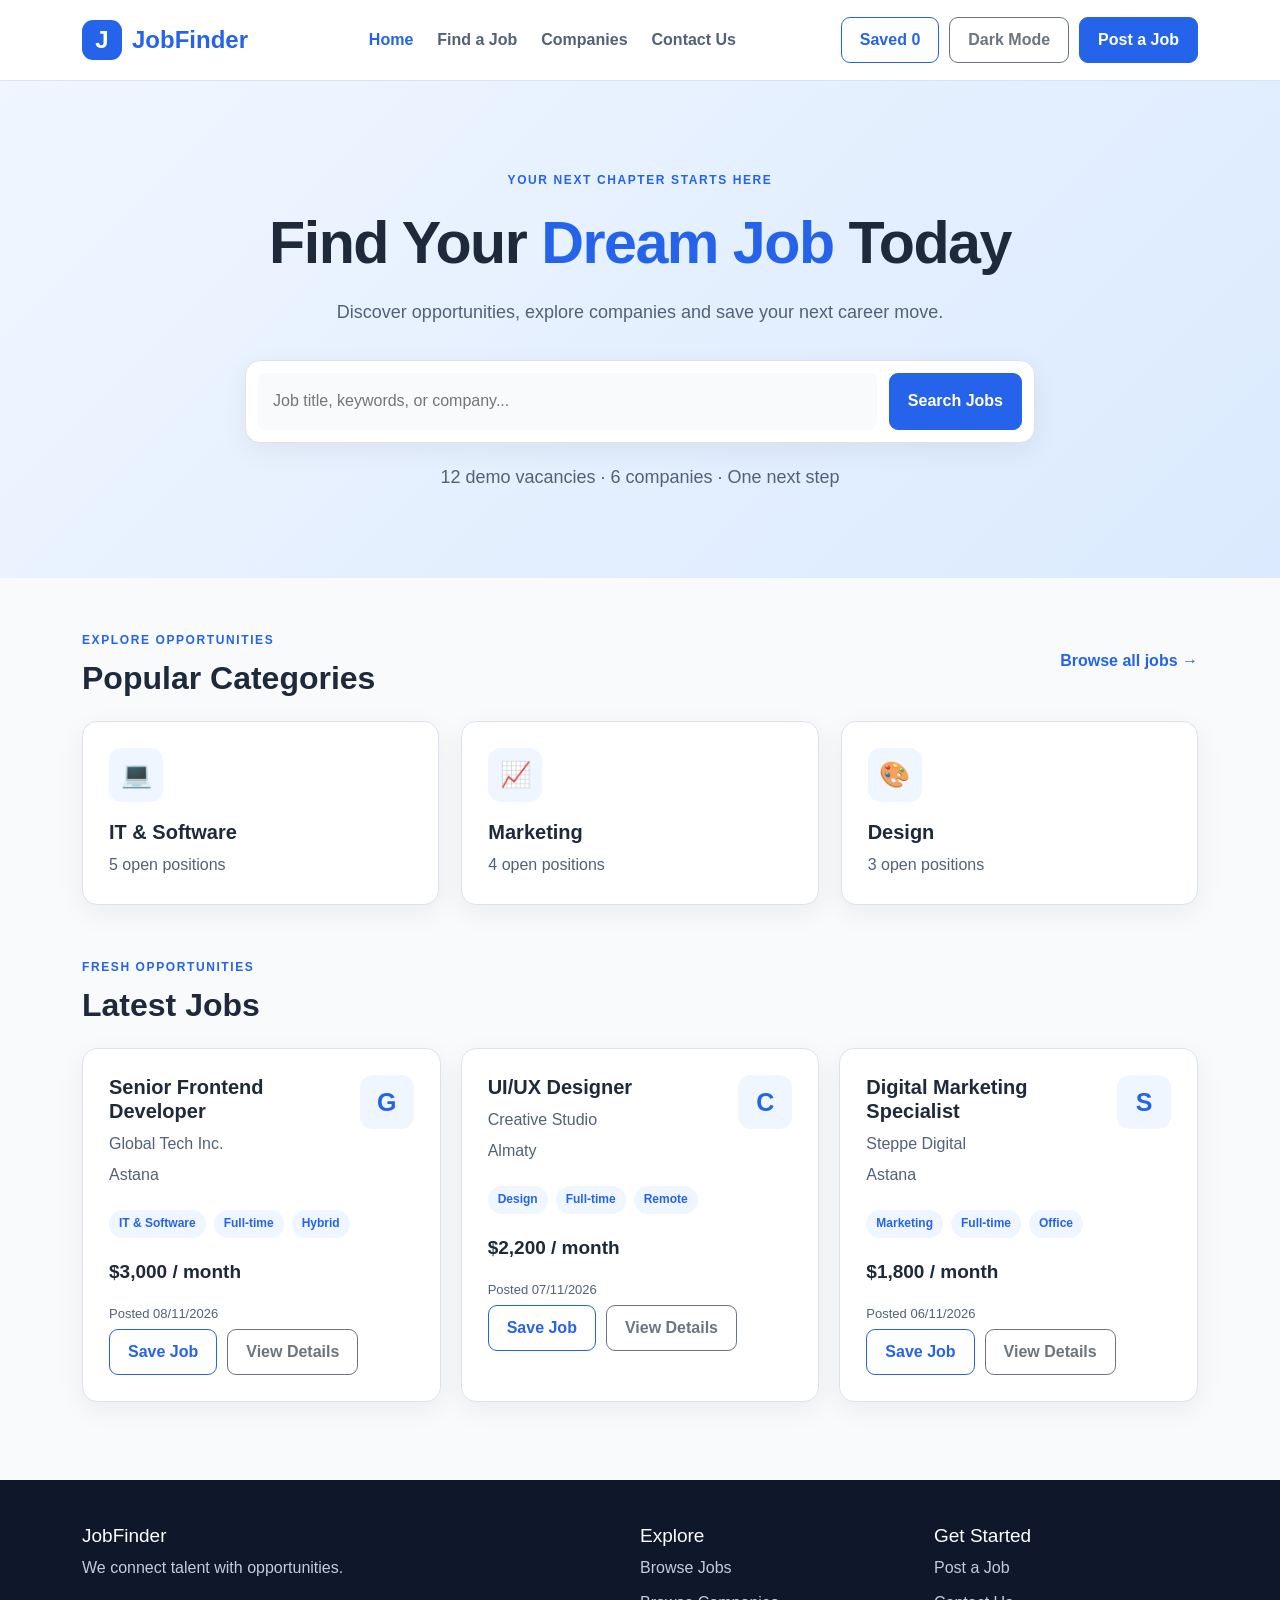
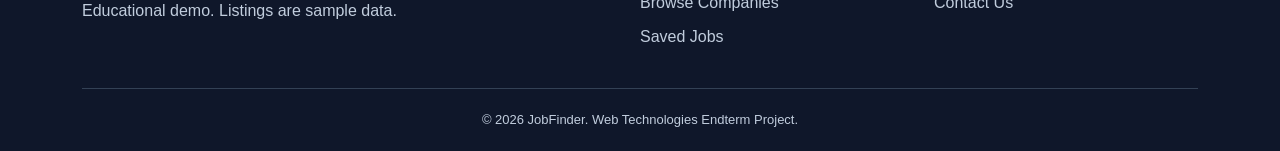
<file: index.html>
<!DOCTYPE html>
<html lang="en">
<head>
    <meta charset="UTF-8">
    <meta name="viewport" content="width=device-width, initial-scale=1.0">
    <title>JobFinder — Home</title>
    <link href="https://cdn.jsdelivr.net/npm/bootstrap@5.3.3/dist/css/bootstrap.min.css" rel="stylesheet">
    <link rel="stylesheet" href="styles.css">
    <script defer src="https://cdn.jsdelivr.net/npm/bootstrap@5.3.3/dist/js/bootstrap.bundle.min.js"></script>
    <script defer src="data.js"></script>
    <script defer src="app.js"></script>
</head>
<body data-page="home">
    <a href="#main" class="skip-link">Skip to content</a>
    <header id="site-header"></header>

    <main id="main">
        <section class="hero">
            <div class="container">
                <span class="eyebrow">YOUR NEXT CHAPTER STARTS HERE</span>
                <h1>Find Your <span>Dream Job</span> Today</h1>
                <p>Discover opportunities, explore companies and save your next career move.</p>

                <form id="home-search" class="search-box">
                    <label for="home-query" class="visually-hidden">Search jobs</label>
                    <input id="home-query" type="search"
                           placeholder="Job title, keywords, or company..." maxlength="100">
                    <button class="btn btn-primary" type="submit">Search Jobs</button>
                </form>

                <p id="home-stats" class="hero-stats"></p>
            </div>
        </section>

        <section class="container section-space" aria-labelledby="categories-title">
            <div class="section-heading">
                <div>
                    <span class="eyebrow">EXPLORE OPPORTUNITIES</span>
                    <h2 id="categories-title">Popular Categories</h2>
                </div>
                <a href="jobs.html" class="text-link">Browse all jobs →</a>
            </div>
            <div id="category-list" class="categories-grid"></div>
        </section>

        <section class="container section-space" aria-labelledby="featured-title">
            <div class="section-heading">
                <div>
                    <span class="eyebrow">FRESH OPPORTUNITIES</span>
                    <h2 id="featured-title">Latest Jobs</h2>
                </div>
            </div>
            <div id="featured-jobs" class="job-grid"></div>
        </section>
    </main>

    <footer id="site-footer"></footer>
    <div id="notice" class="notice" role="status" aria-live="polite" hidden></div>
</body>
</html>
</file>
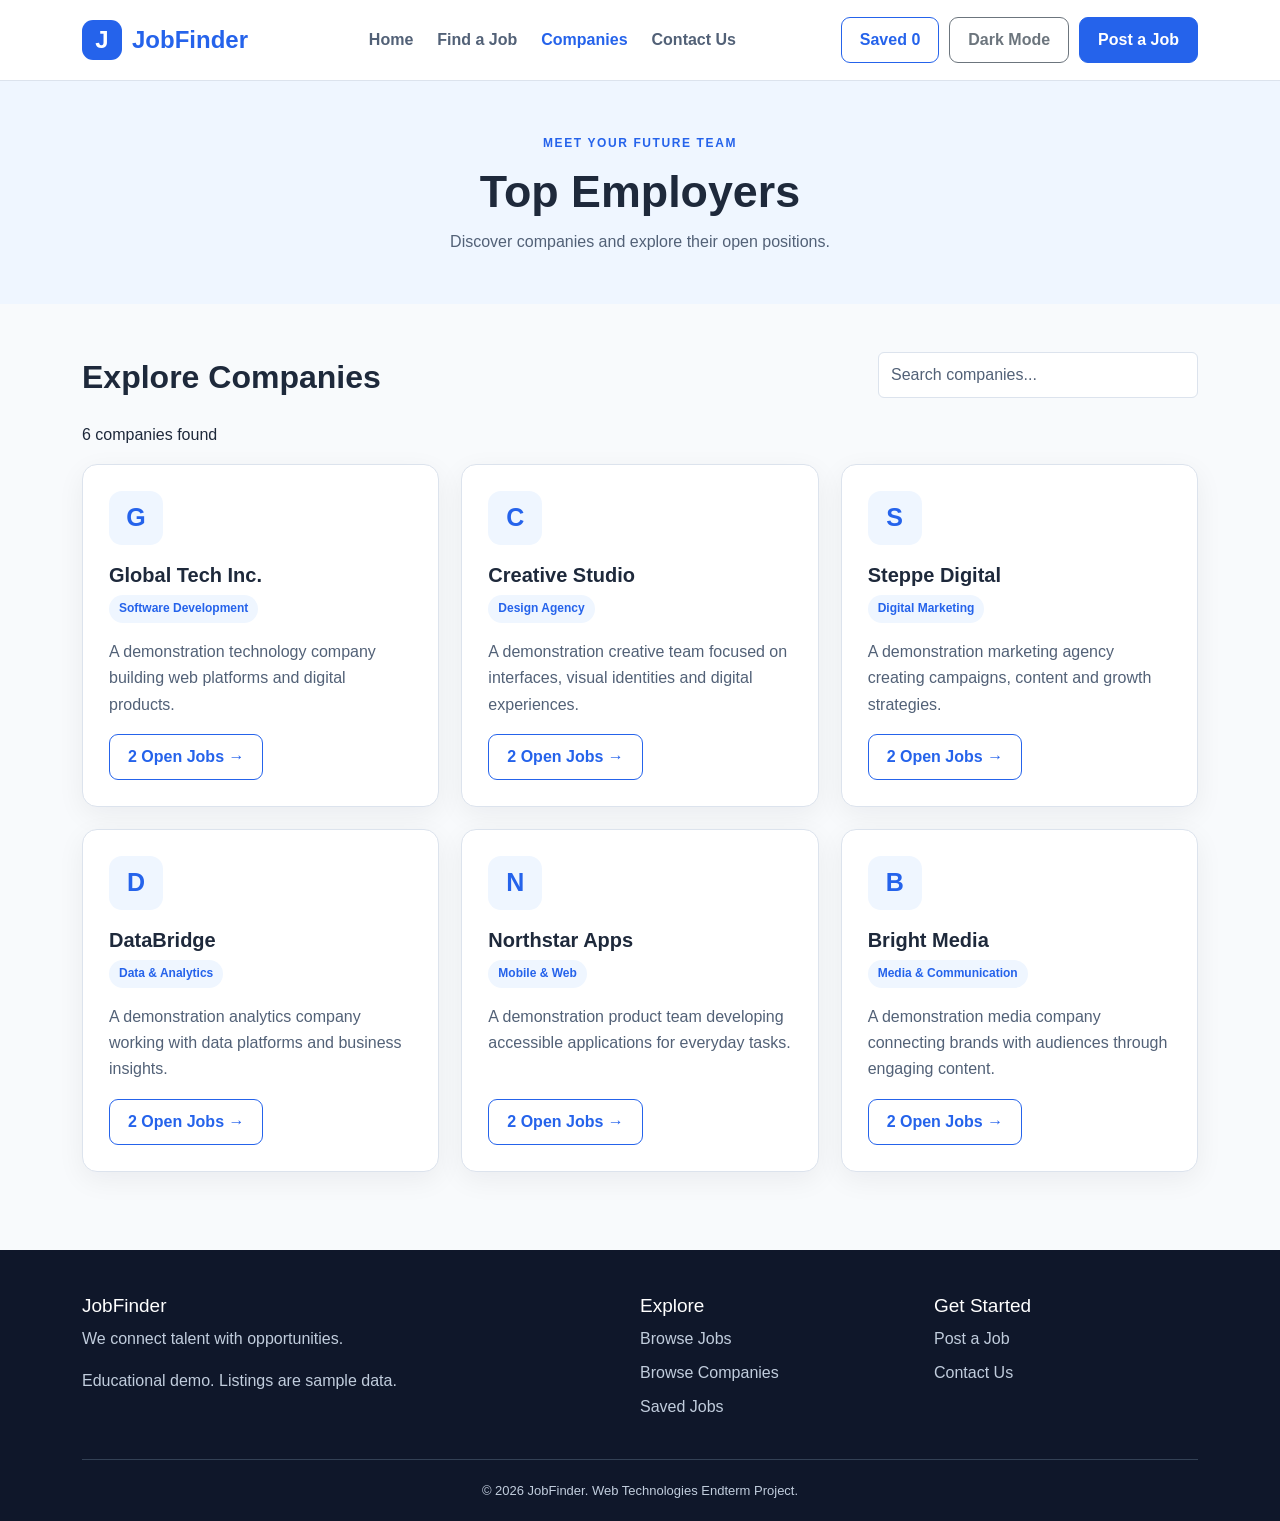
<file: companies.html>
<!DOCTYPE html>
<html lang="en">
<head>
    <meta charset="UTF-8">
    <meta name="viewport" content="width=device-width, initial-scale=1.0">
    <title>JobFinder — Companies</title>
    <link href="https://cdn.jsdelivr.net/npm/bootstrap@5.3.3/dist/css/bootstrap.min.css" rel="stylesheet">
    <link rel="stylesheet" href="styles.css">
    <script defer src="https://cdn.jsdelivr.net/npm/bootstrap@5.3.3/dist/js/bootstrap.bundle.min.js"></script>
    <script defer src="data.js"></script>
    <script defer src="app.js"></script>
</head>
<body data-page="companies">
    <a href="#main" class="skip-link">Skip to content</a>
    <header id="site-header"></header>

    <main id="main">
        <section class="page-header">
            <div class="container">
                <span class="eyebrow">MEET YOUR FUTURE TEAM</span>
                <h1>Top Employers</h1>
                <p>Discover companies and explore their open positions.</p>
            </div>
        </section>

        <section class="container section-space" aria-labelledby="companies-title">
            <div class="section-heading">
                <h2 id="companies-title">Explore Companies</h2>
                <div class="company-search">
                    <label for="company-search" class="visually-hidden">Search companies</label>
                    <input id="company-search" class="form-control" type="search"
                           placeholder="Search companies..." maxlength="100">
                </div>
            </div>

            <p id="company-count" role="status" aria-live="polite"></p>
            <div id="company-list" class="companies-grid"></div>
            <p id="company-empty" class="panel empty-state" hidden>No companies found.</p>
        </section>
    </main>

    <footer id="site-footer"></footer>
    <div id="notice" class="notice" role="status" aria-live="polite" hidden></div>
</body>
</html>
</file>
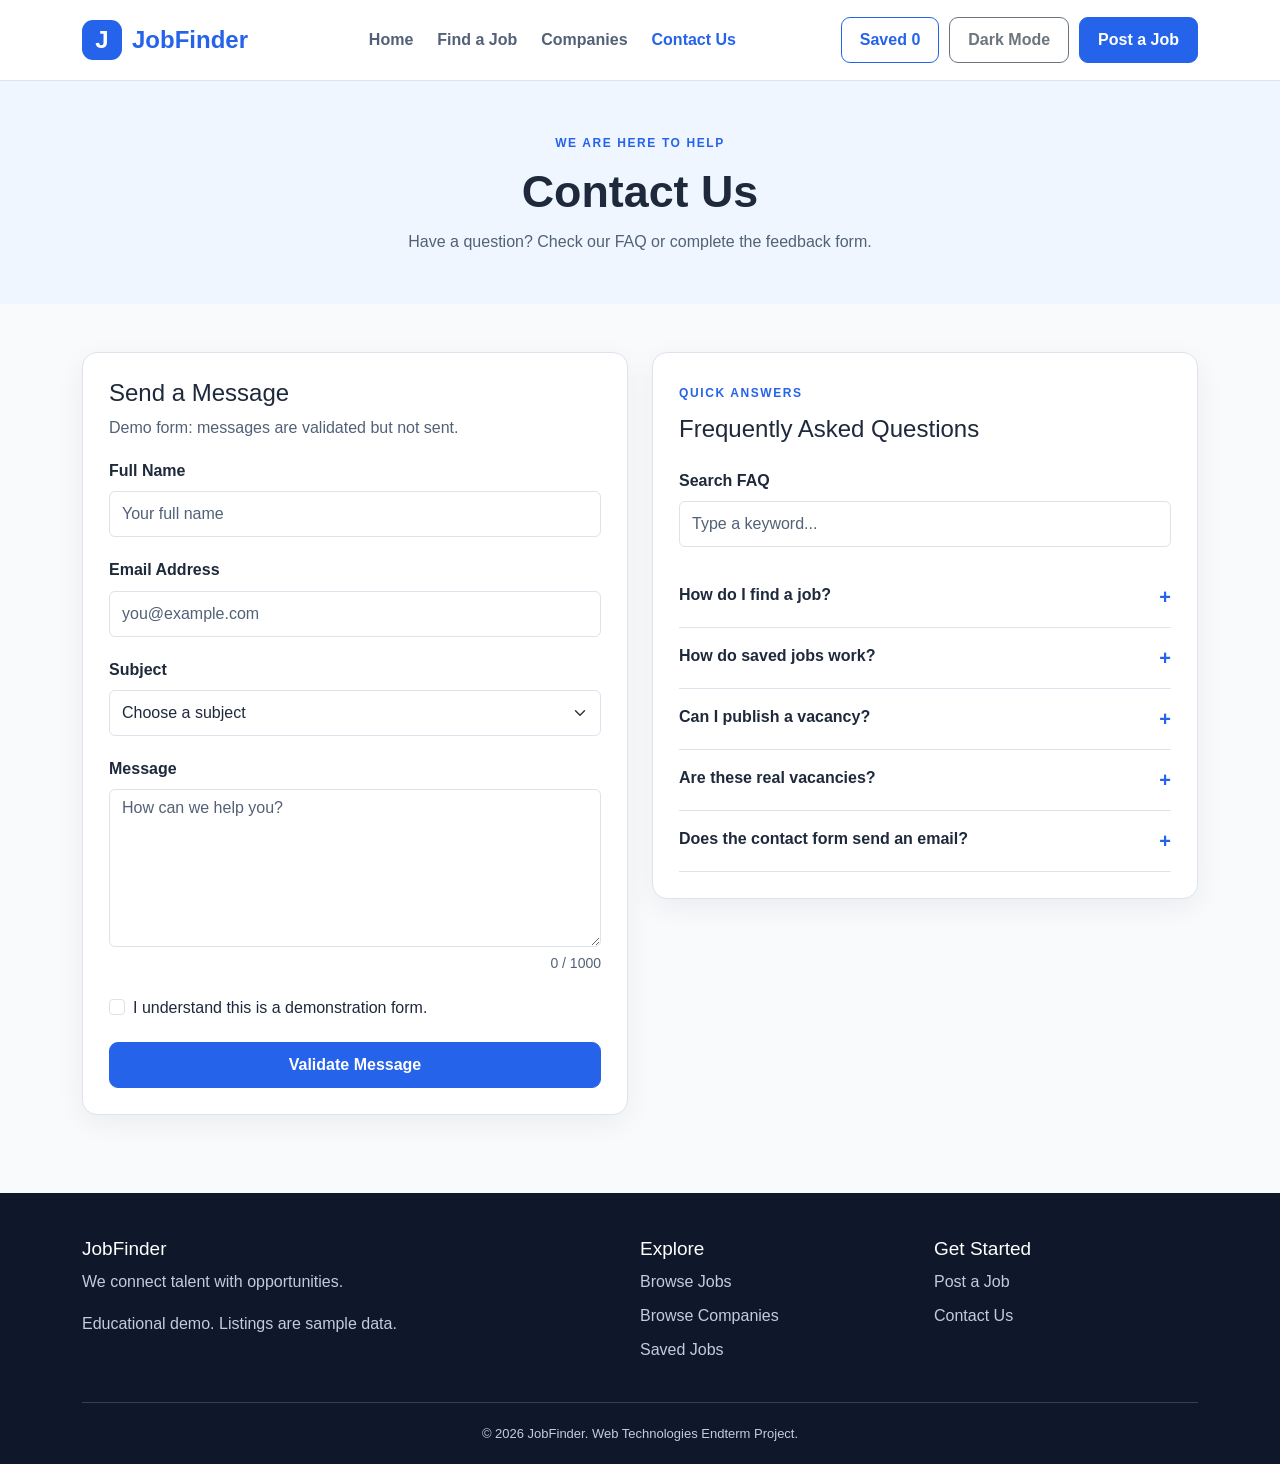
<file: contact.html>
<!DOCTYPE html>
<html lang="en">
<head>
    <meta charset="UTF-8">
    <meta name="viewport" content="width=device-width, initial-scale=1.0">
    <title>JobFinder — Contact Us</title>
    <link href="https://cdn.jsdelivr.net/npm/bootstrap@5.3.3/dist/css/bootstrap.min.css" rel="stylesheet">
    <link rel="stylesheet" href="styles.css">
    <script defer src="https://cdn.jsdelivr.net/npm/bootstrap@5.3.3/dist/js/bootstrap.bundle.min.js"></script>
    <script defer src="https://code.jquery.com/jquery-3.7.1.min.js"></script>
    <script defer src="data.js"></script>
    <script defer src="app.js"></script>
    <script defer src="jquery-features.js"></script>
</head>
<body data-page="contact">
    <a href="#main" class="skip-link">Skip to content</a>
    <header id="site-header"></header>

    <main id="main">
        <section class="page-header">
            <div class="container">
                <span class="eyebrow">WE ARE HERE TO HELP</span>
                <h1>Contact Us</h1>
                <p>Have a question? Check our FAQ or complete the feedback form.</p>
            </div>
        </section>

        <div class="container section-space contact-layout">
            <section class="panel" aria-labelledby="contact-title">
                <h2 id="contact-title" class="h4">Send a Message</h2>
                <p class="muted">Demo form: messages are validated but not sent.</p>

                <form id="contact-form" novalidate>
                    <div class="field">
                        <label for="fullName">Full Name</label>
                        <input id="fullName" name="fullName" class="form-control"
                               type="text" maxlength="80" autocomplete="name"
                               placeholder="Your full name" aria-describedby="fullName-error" required>
                        <small id="fullName-error" class="field-error"></small>
                    </div>

                    <div class="field">
                        <label for="contactEmail">Email Address</label>
                        <input id="contactEmail" name="contactEmail" class="form-control"
                               type="email" maxlength="120" autocomplete="email"
                               placeholder="you@example.com" aria-describedby="contactEmail-error" required>
                        <small id="contactEmail-error" class="field-error"></small>
                    </div>

                    <div class="field">
                        <label for="subject">Subject</label>
                        <select id="subject" name="subject" class="form-select"
                                aria-describedby="subject-error" required>
                            <option value="">Choose a subject</option>
                            <option>Finding a job</option>
                            <option>Posting a job</option>
                            <option>Technical issue</option>
                            <option>Other</option>
                        </select>
                        <small id="subject-error" class="field-error"></small>
                    </div>

                    <div class="field">
                        <label for="message">Message</label>
                        <textarea id="message" name="message" class="form-control"
                                  rows="6" maxlength="1000" placeholder="How can we help you?"
                                  aria-describedby="message-error message-count" required></textarea>
                        <div class="field-bottom">
                            <small id="message-error" class="field-error"></small>
                            <small id="message-count" class="muted">0 / 1000</small>
                        </div>
                    </div>

                    <div class="field">
                        <div class="form-check">
                            <input id="consent" name="consent" class="form-check-input"
                                   type="checkbox" aria-describedby="consent-error" required>
                            <label for="consent" class="form-check-label">
                                I understand this is a demonstration form.
                            </label>
                        </div>
                        <small id="consent-error" class="field-error"></small>
                    </div>

                    <button class="btn btn-primary w-100" type="submit">Validate Message</button>
                    <p id="contact-success" class="success-message" role="status" hidden></p>
                </form>
            </section>

            <section class="panel faq-panel" aria-labelledby="faq-title">
                <span class="eyebrow">QUICK ANSWERS</span>
                <h2 id="faq-title" class="h4">Frequently Asked Questions</h2>

                <div class="field">
                    <label for="faq-search">Search FAQ</label>
                    <input id="faq-search" class="form-control" type="search"
                           placeholder="Type a keyword..." maxlength="100">
                </div>

                <div id="faq-list">
                    <article class="faq-item">
                        <h3>
                            <button class="faq-question" type="button"
                                    aria-expanded="false" aria-controls="faq-answer-1">
                                How do I find a job?
                            </button>
                        </h3>
                        <div id="faq-answer-1" class="faq-answer">
                            <p>Open Find a Job, enter a keyword and select your filters.
                               You can combine location, category, company and work mode.</p>
                        </div>
                    </article>

                    <article class="faq-item">
                        <h3>
                            <button class="faq-question" type="button"
                                    aria-expanded="false" aria-controls="faq-answer-2">
                                How do saved jobs work?
                            </button>
                        </h3>
                        <div id="faq-answer-2" class="faq-answer">
                            <p>Press Save Job on a vacancy. Select Saved jobs only to view
                               your list. Saved jobs remain in this browser after refreshing.</p>
                        </div>
                    </article>

                    <article class="faq-item">
                        <h3>
                            <button class="faq-question" type="button"
                                    aria-expanded="false" aria-controls="faq-answer-3">
                                Can I publish a vacancy?
                            </button>
                        </h3>
                        <div id="faq-answer-3" class="faq-answer">
                            <p>Complete the Post a Job form. Valid vacancies appear in the
                               directory and are stored locally in this browser.</p>
                        </div>
                    </article>

                    <article class="faq-item">
                        <h3>
                            <button class="faq-question" type="button"
                                    aria-expanded="false" aria-controls="faq-answer-4">
                                Are these real vacancies?
                            </button>
                        </h3>
                        <div id="faq-answer-4" class="faq-answer">
                            <p>No. JobFinder is an educational project. The listed jobs and
                               companies are demonstration data, not live offers.</p>
                        </div>
                    </article>

                    <article class="faq-item">
                        <h3>
                            <button class="faq-question" type="button"
                                    aria-expanded="false" aria-controls="faq-answer-5">
                                Does the contact form send an email?
                            </button>
                        </h3>
                        <div id="faq-answer-5" class="faq-answer">
                            <p>No. The form demonstrates JavaScript validation.
                               It does not send or store your message.</p>
                        </div>
                    </article>
                </div>

                <p id="faq-empty" role="status">No matching questions. Try another keyword.</p>
            </section>
        </div>
    </main>

    <footer id="site-footer"></footer>
    <div id="notice" class="notice" role="status" aria-live="polite" hidden></div>
</body>
</html>
</file>
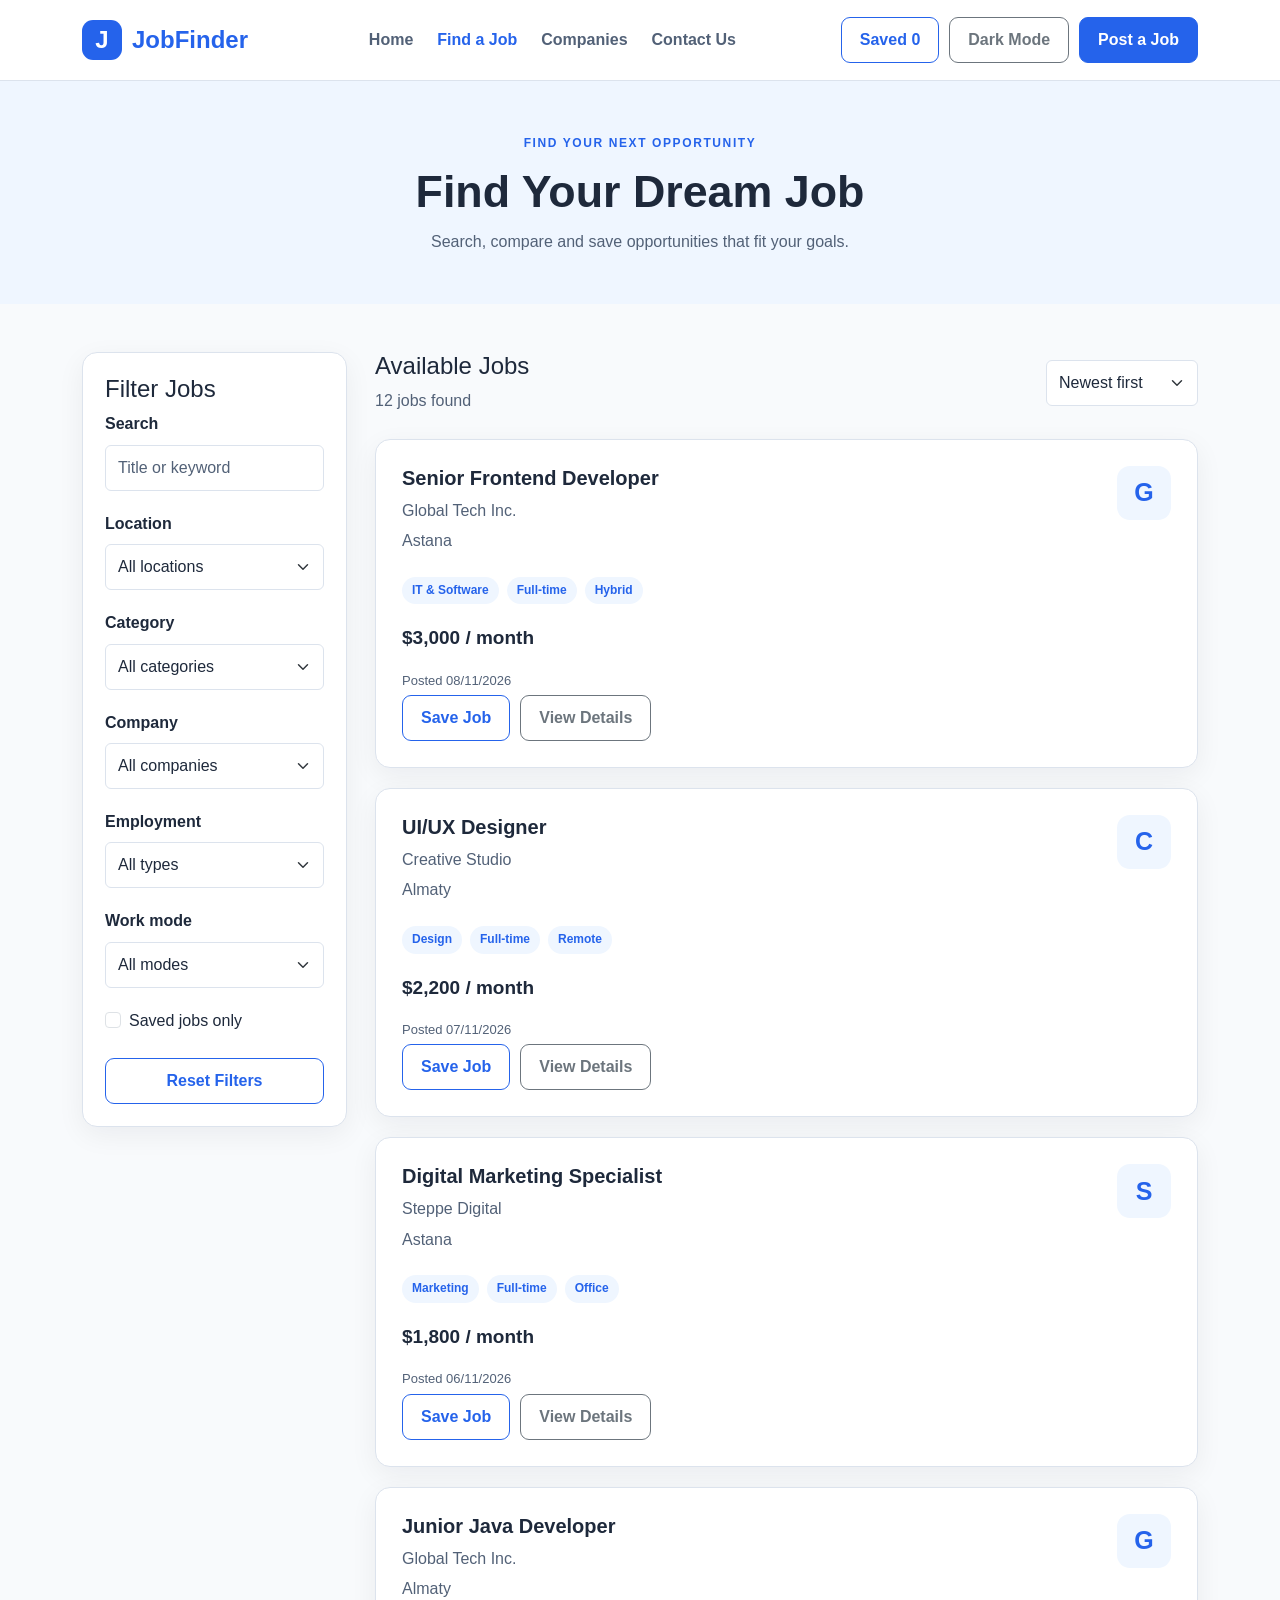
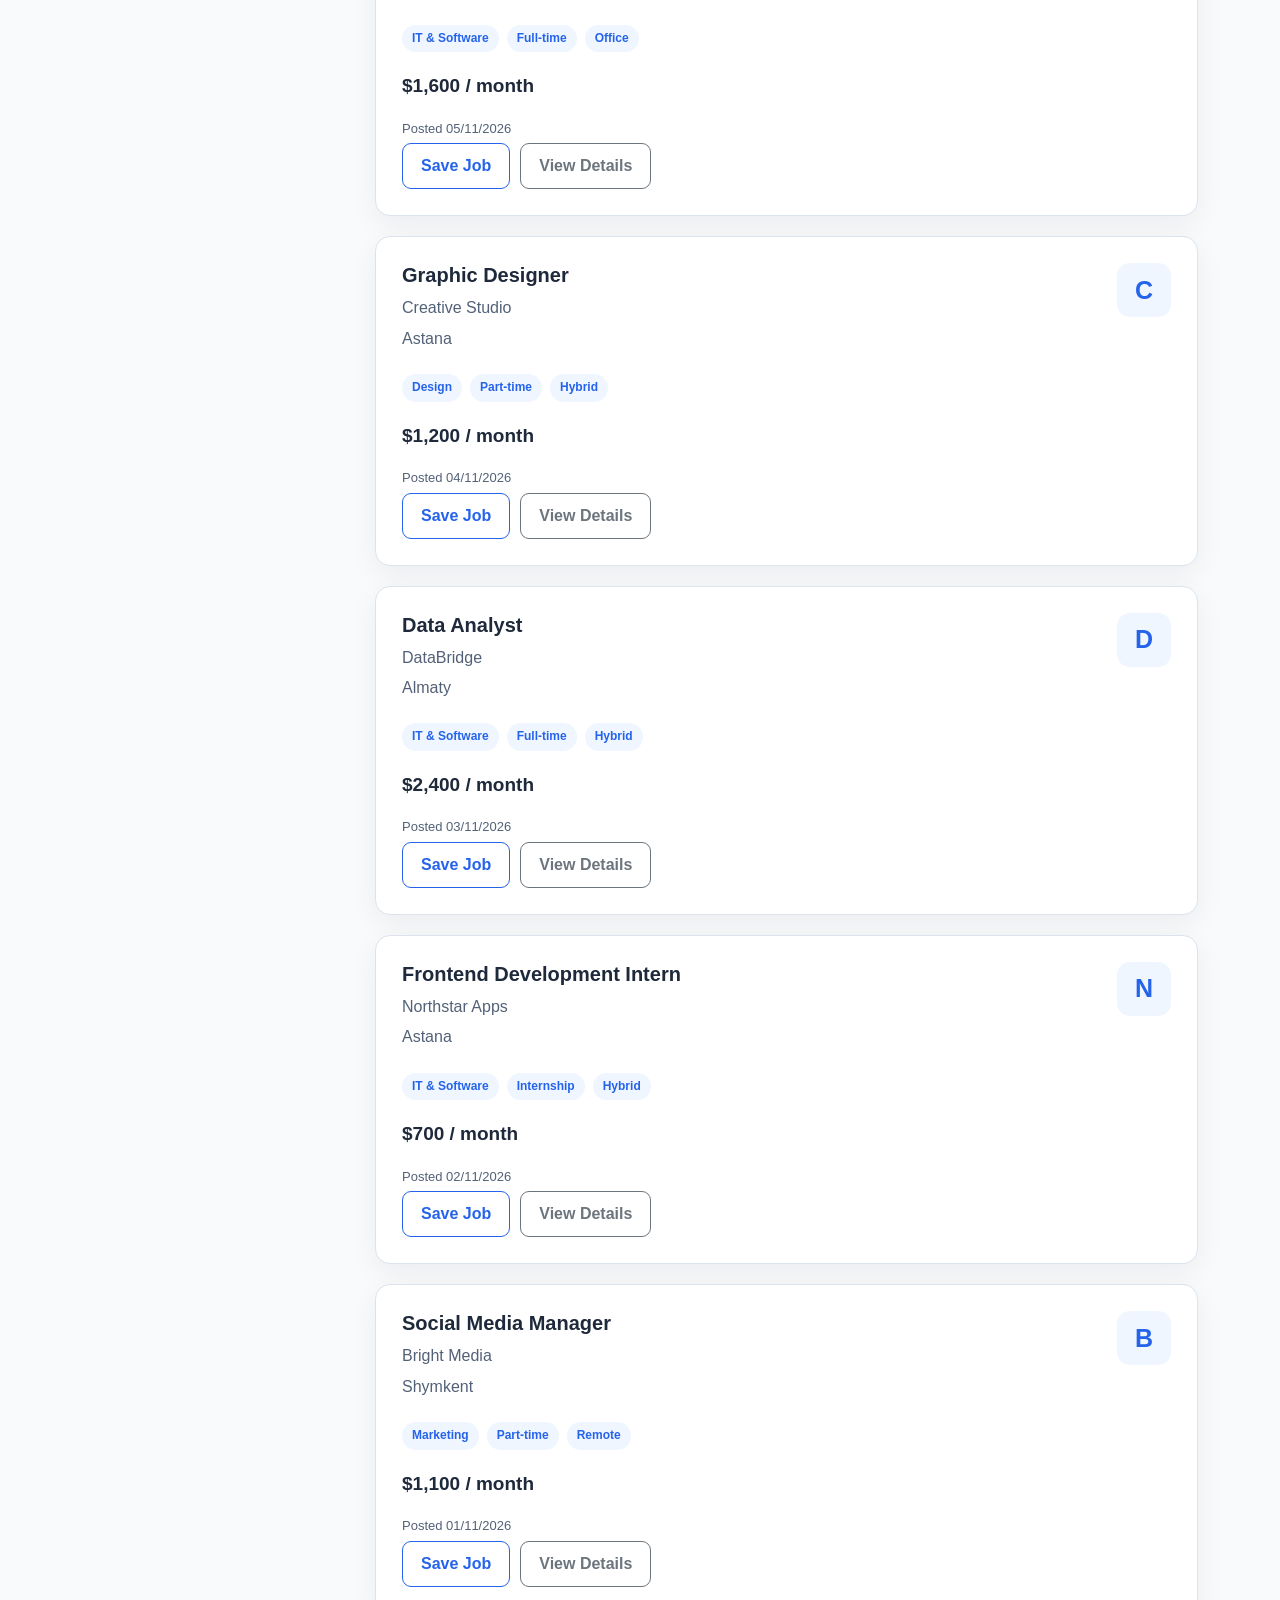
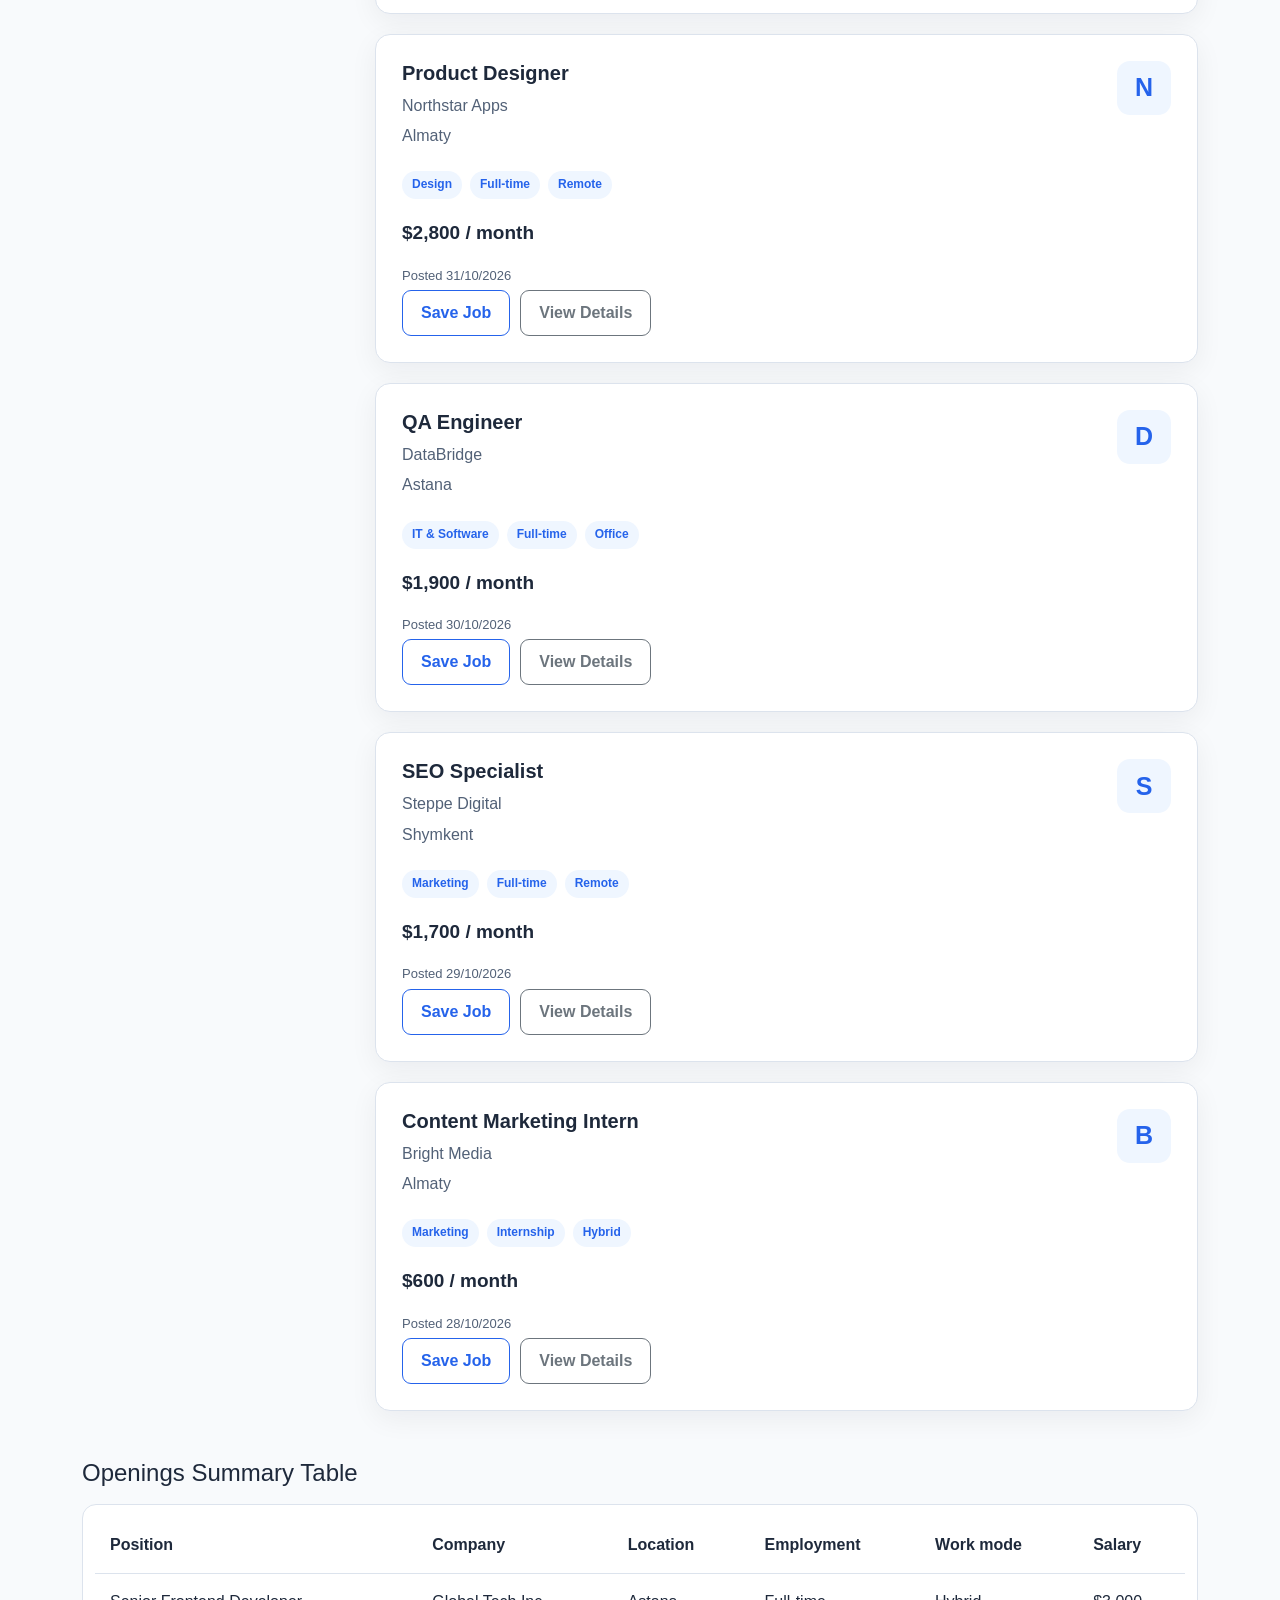
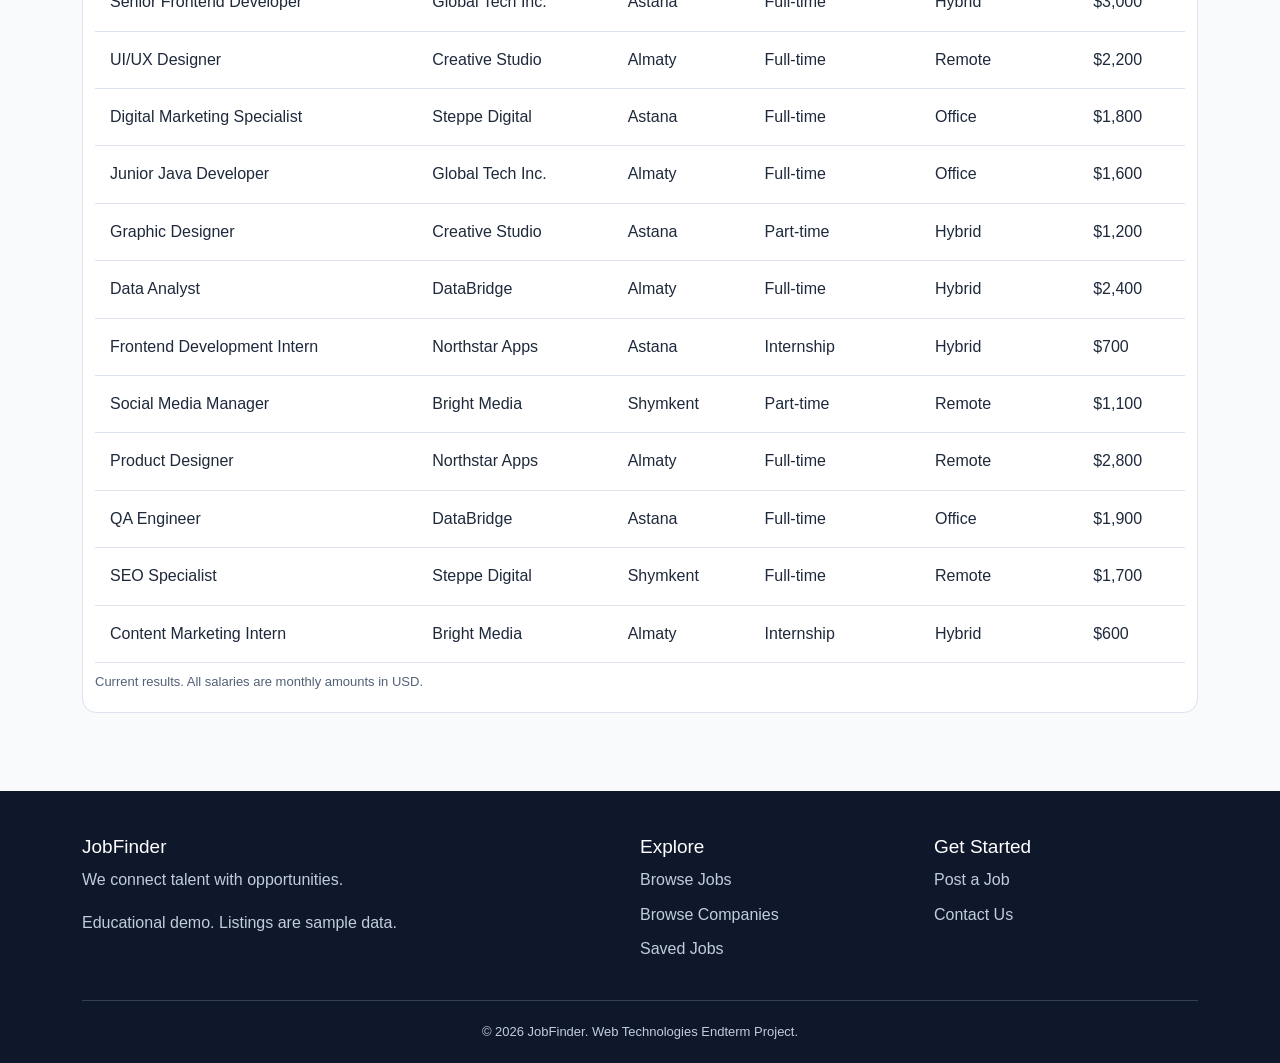
<file: jobs.html>
<!DOCTYPE html>
<html lang="en">
<head>
    <meta charset="UTF-8">
    <meta name="viewport" content="width=device-width, initial-scale=1.0">
    <title>JobFinder — Find a Job</title>
    <link href="https://cdn.jsdelivr.net/npm/bootstrap@5.3.3/dist/css/bootstrap.min.css" rel="stylesheet">
    <link rel="stylesheet" href="styles.css">
    <script defer src="https://cdn.jsdelivr.net/npm/bootstrap@5.3.3/dist/js/bootstrap.bundle.min.js"></script>
    <script defer src="data.js"></script>
    <script defer src="app.js"></script>
</head>
<body data-page="jobs">
    <a href="#main" class="skip-link">Skip to content</a>
    <header id="site-header"></header>

    <main id="main">
        <section class="page-header">
            <div class="container">
                <span class="eyebrow">FIND YOUR NEXT OPPORTUNITY</span>
                <h1>Find Your Dream Job</h1>
                <p>Search, compare and save opportunities that fit your goals.</p>
            </div>
        </section>

        <div class="container section-space">
            <div class="jobs-layout">
                <aside class="panel filters-panel" aria-labelledby="filters-title">
                    <h2 id="filters-title" class="h4">Filter Jobs</h2>

                    <form id="filters-form">
                        <div class="field">
                            <label for="job-search">Search</label>
                            <input id="job-search" class="form-control" type="search"
                                   placeholder="Title or keyword" maxlength="100">
                        </div>

                        <div class="field">
                            <label for="filter-location">Location</label>
                            <select id="filter-location" class="form-select">
                                <option value="">All locations</option>
                            </select>
                        </div>

                        <div class="field">
                            <label for="filter-category">Category</label>
                            <select id="filter-category" class="form-select">
                                <option value="">All categories</option>
                            </select>
                        </div>

                        <div class="field">
                            <label for="filter-company">Company</label>
                            <select id="filter-company" class="form-select">
                                <option value="">All companies</option>
                            </select>
                        </div>

                        <div class="field">
                            <label for="filter-type">Employment</label>
                            <select id="filter-type" class="form-select">
                                <option value="">All types</option>
                                <option>Full-time</option>
                                <option>Part-time</option>
                                <option>Internship</option>
                            </select>
                        </div>

                        <div class="field">
                            <label for="filter-mode">Work mode</label>
                            <select id="filter-mode" class="form-select">
                                <option value="">All modes</option>
                                <option>Office</option>
                                <option>Hybrid</option>
                                <option>Remote</option>
                            </select>
                        </div>

                        <div class="form-check mb-4">
                            <input id="saved-only" class="form-check-input" type="checkbox">
                            <label class="form-check-label" for="saved-only">
                                Saved jobs only
                            </label>
                        </div>

                        <button id="reset-filters" type="button"
                                class="btn btn-outline-primary w-100">Reset Filters</button>
                    </form>
                </aside>

                <section class="jobs-main" aria-labelledby="results-title">
                    <div class="results-toolbar">
                        <div>
                            <h2 id="results-title" class="h4">Available Jobs</h2>
                            <p id="results-count" role="status" aria-live="polite"></p>
                        </div>

                        <div>
                            <label for="job-sort" class="visually-hidden">Sort jobs</label>
                            <select id="job-sort" class="form-select">
                                <option value="newest">Newest first</option>
                                <option value="salary-desc">Highest salary</option>
                                <option value="salary-asc">Lowest salary</option>
                                <option value="title">Title A–Z</option>
                            </select>
                        </div>
                    </div>

                    <div id="job-list" class="job-grid"></div>

                    <div id="empty-state" class="panel empty-state" hidden>
                        <h3>No jobs found</h3>
                        <p>Try another keyword or clear your filters.</p>
                        <button id="empty-reset" class="btn btn-primary" type="button">
                            Clear Filters
                        </button>
                    </div>
                </section>
            </div>

            <section class="section-space" aria-labelledby="table-title">
                <h2 id="table-title" class="h4 mb-3">Openings Summary Table</h2>
                <div class="table-container">
                    <table class="table align-middle mb-0">
                        <caption>Current results. All salaries are monthly amounts in USD.</caption>
                        <thead>
                            <tr>
                                <th scope="col">Position</th>
                                <th scope="col">Company</th>
                                <th scope="col">Location</th>
                                <th scope="col">Employment</th>
                                <th scope="col">Work mode</th>
                                <th scope="col">Salary</th>
                            </tr>
                        </thead>
                        <tbody id="jobs-table-body"></tbody>
                    </table>
                </div>
            </section>
        </div>
    </main>

    <footer id="site-footer"></footer>
    <div id="notice" class="notice" role="status" aria-live="polite" hidden></div>
</body>
</html>
</file>
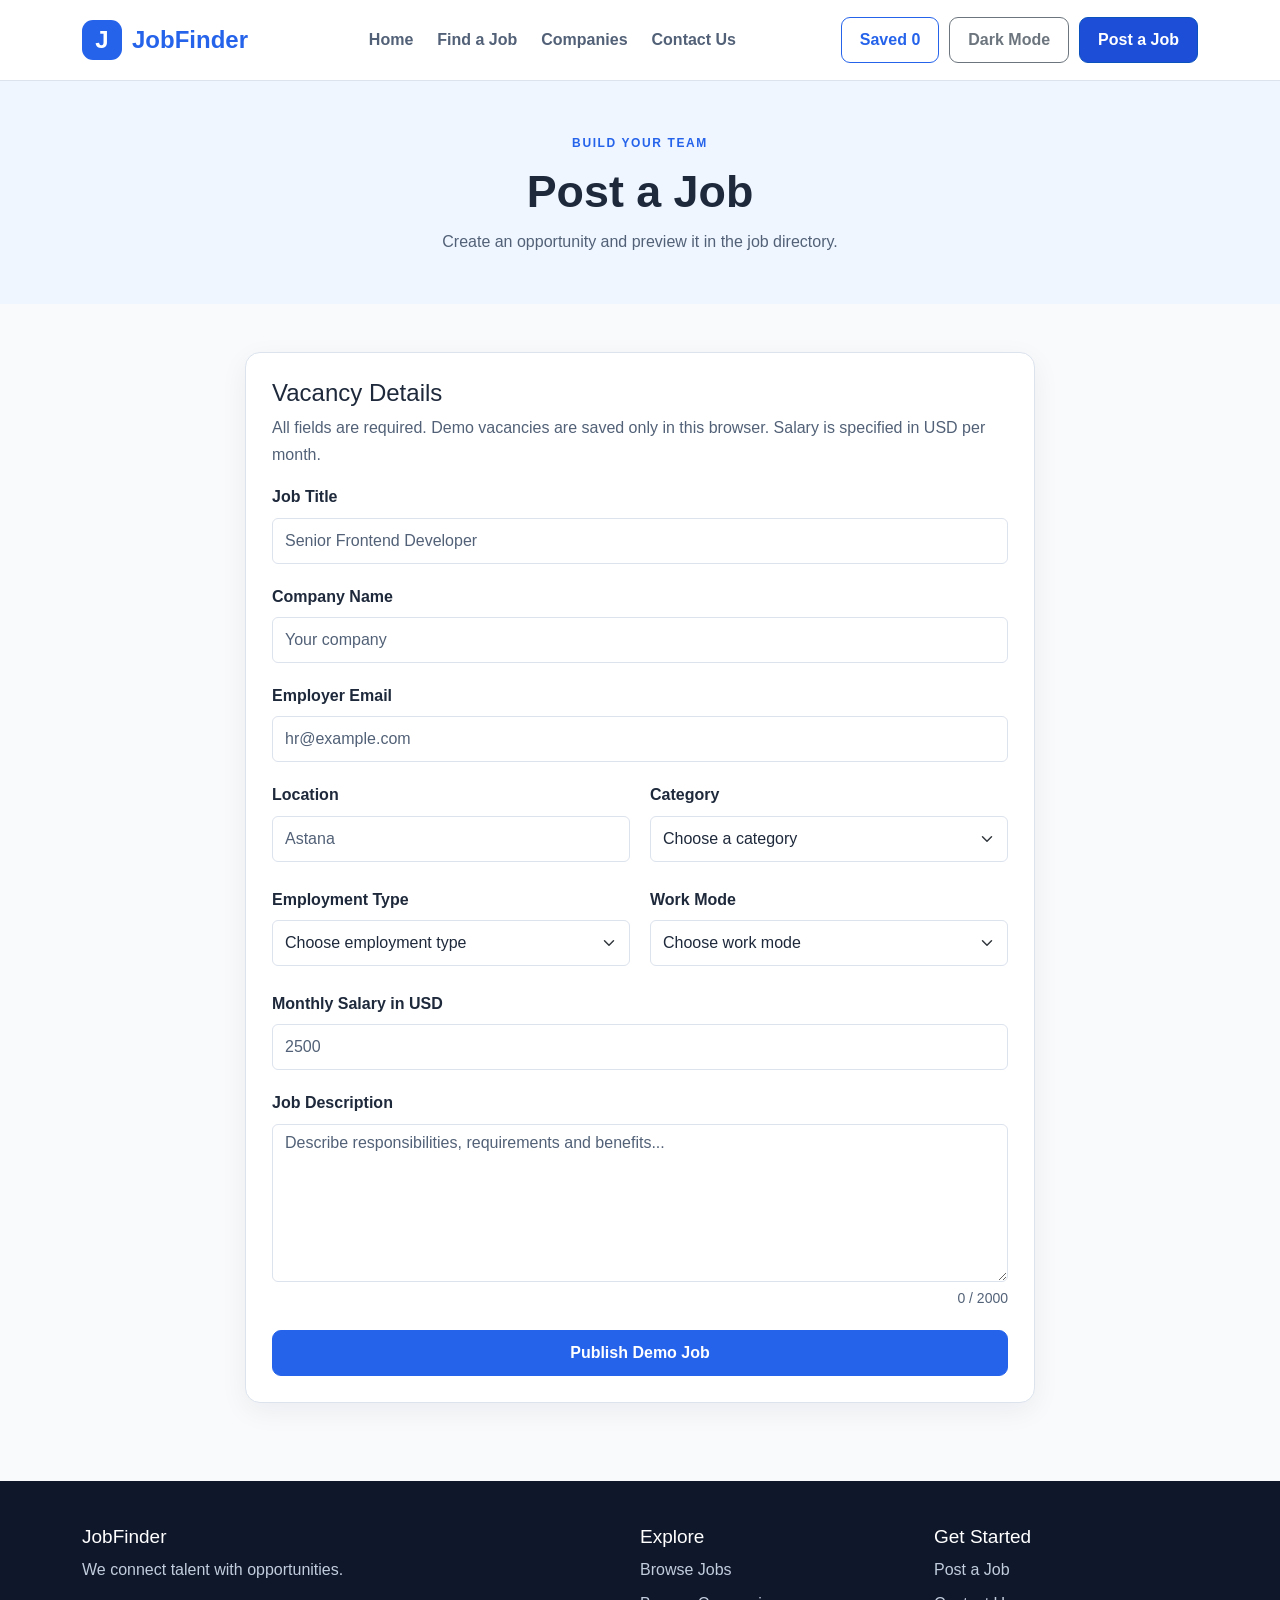
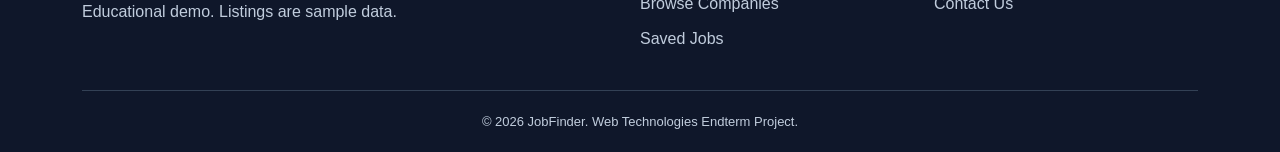
<file: post-job.html>
<!DOCTYPE html>
<html lang="en">
<head>
    <meta charset="UTF-8">
    <meta name="viewport" content="width=device-width, initial-scale=1.0">
    <title>JobFinder — Post a Job</title>
    <link href="https://cdn.jsdelivr.net/npm/bootstrap@5.3.3/dist/css/bootstrap.min.css" rel="stylesheet">
    <link rel="stylesheet" href="styles.css">
    <script defer src="https://cdn.jsdelivr.net/npm/bootstrap@5.3.3/dist/js/bootstrap.bundle.min.js"></script>
    <script defer src="data.js"></script>
    <script defer src="app.js"></script>
</head>
<body data-page="post">
    <a href="#main" class="skip-link">Skip to content</a>
    <header id="site-header"></header>

    <main id="main">
        <section class="page-header">
            <div class="container">
                <span class="eyebrow">BUILD YOUR TEAM</span>
                <h1>Post a Job</h1>
                <p>Create an opportunity and preview it in the job directory.</p>
            </div>
        </section>

        <section class="container section-space">
            <div class="panel form-panel">
                <h2 class="h4">Vacancy Details</h2>
                <p class="muted">
                    All fields are required. Demo vacancies are saved only in this browser.
                    Salary is specified in USD per month.
                </p>

                <form id="post-form" novalidate>
                    <div class="field">
                        <label for="title">Job Title</label>
                        <input id="title" name="title" class="form-control" type="text"
                               maxlength="80" placeholder="Senior Frontend Developer"
                               aria-describedby="title-error" required>
                        <small id="title-error" class="field-error"></small>
                    </div>

                    <div class="field">
                        <label for="company">Company Name</label>
                        <input id="company" name="company" class="form-control" type="text"
                               maxlength="80" placeholder="Your company"
                               aria-describedby="company-error" required>
                        <small id="company-error" class="field-error"></small>
                    </div>

                    <div class="field">
                        <label for="email">Employer Email</label>
                        <input id="email" name="email" class="form-control" type="email"
                               maxlength="120" autocomplete="email"
                               placeholder="hr@example.com" aria-describedby="email-error" required>
                        <small id="email-error" class="field-error"></small>
                    </div>

                    <div class="form-grid">
                        <div class="field">
                            <label for="location">Location</label>
                            <input id="location" name="location" class="form-control" type="text"
                                   maxlength="60" placeholder="Astana"
                                   aria-describedby="location-error" required>
                            <small id="location-error" class="field-error"></small>
                        </div>

                        <div class="field">
                            <label for="category">Category</label>
                            <select id="category" name="category" class="form-select"
                                    aria-describedby="category-error" required>
                                <option value="">Choose a category</option>
                            </select>
                            <small id="category-error" class="field-error"></small>
                        </div>

                        <div class="field">
                            <label for="employmentType">Employment Type</label>
                            <select id="employmentType" name="employmentType" class="form-select"
                                    aria-describedby="employmentType-error" required>
                                <option value="">Choose employment type</option>
                                <option>Full-time</option>
                                <option>Part-time</option>
                                <option>Internship</option>
                            </select>
                            <small id="employmentType-error" class="field-error"></small>
                        </div>

                        <div class="field">
                            <label for="workMode">Work Mode</label>
                            <select id="workMode" name="workMode" class="form-select"
                                    aria-describedby="workMode-error" required>
                                <option value="">Choose work mode</option>
                                <option>Office</option>
                                <option>Hybrid</option>
                                <option>Remote</option>
                            </select>
                            <small id="workMode-error" class="field-error"></small>
                        </div>
                    </div>

                    <div class="field">
                        <label for="salary">Monthly Salary in USD</label>
                        <input id="salary" name="salary" class="form-control" type="number"
                               min="1" max="100000" step="1" placeholder="2500"
                               aria-describedby="salary-error" required>
                        <small id="salary-error" class="field-error"></small>
                    </div>

                    <div class="field">
                        <label for="description">Job Description</label>
                        <textarea id="description" name="description" class="form-control"
                                  rows="6" maxlength="2000"
                                  placeholder="Describe responsibilities, requirements and benefits..."
                                  aria-describedby="description-error description-count" required></textarea>
                        <div class="field-bottom">
                            <small id="description-error" class="field-error"></small>
                            <small id="description-count" class="muted">0 / 2000</small>
                        </div>
                    </div>

                    <button class="btn btn-primary w-100" type="submit">Publish Demo Job</button>

                    <div id="post-success" class="success-message" role="status" hidden>
                        <p id="post-success-text"></p>
                        <a id="view-posted-job" class="btn btn-outline-success" href="jobs.html">
                            View Your Job
                        </a>
                    </div>
                </form>
            </div>
        </section>
    </main>

    <footer id="site-footer"></footer>
    <div id="notice" class="notice" role="status" aria-live="polite" hidden></div>
</body>
</html>
</file>
<file: styles.css>
:root {
    --jf-primary: #2563eb;
    --jf-primary-hover: #1d4ed8;
    --jf-bg: #f8fafc;
    --jf-surface: #ffffff;
    --jf-text: #1e293b;
    --jf-muted: #526177;
    --jf-border: #dce3ed;
    --jf-soft: #eff6ff;
    --jf-hero-end: #dbeafe;
    --jf-shadow: 0 8px 28px rgba(15, 23, 42, 0.06);
}

[data-bs-theme="dark"] {
    --jf-primary: #8bb8ff;
    --jf-primary-hover: #b3d0ff;
    --jf-bg: #0b1220;
    --jf-surface: #131e30;
    --jf-text: #e7eef9;
    --jf-muted: #a7b7cd;
    --jf-border: #30415a;
    --jf-soft: #152740;
    --jf-hero-end: #183451;
    --jf-shadow: 0 8px 28px rgba(0, 0, 0, 0.2);
}

* {
    box-sizing: border-box;
}

body {
    margin: 0;
    min-height: 100vh;
    display: flex;
    flex-direction: column;
    background: var(--jf-bg);
    color: var(--jf-text);
    font-family: "Segoe UI", Arial, sans-serif;
    line-height: 1.65;
}

main {
    flex: 1;
}

a {
    text-decoration: none;
}

button,
input,
select,
textarea {
    font: inherit;
}

button,
a,
input,
select,
textarea {
    touch-action: manipulation;
}

:focus-visible {
    outline: 3px solid var(--jf-primary);
    outline-offset: 4px;
}

[hidden] {
    display: none !important;
}

.skip-link {
    position: fixed;
    top: -100px;
    left: 16px;
    padding: 12px 20px;
    background: var(--jf-surface);
    color: var(--jf-text);
    z-index: 2000;
}

.skip-link:focus {
    top: 12px;
}

#site-header {
    position: sticky;
    top: 0;
    z-index: 1030;
    border-bottom: 1px solid var(--jf-border);
    background: var(--jf-surface);
}

.navbar {
    min-height: 80px;
}

.navbar-brand {
    display: inline-flex;
    align-items: center;
    gap: 10px;
    color: var(--jf-primary);
    font-size: 24px;
    font-weight: 800;
}

.navbar-brand:hover {
    color: var(--jf-primary-hover);
}

.brand-mark {
    display: grid;
    place-items: center;
    width: 40px;
    height: 40px;
    border-radius: 11px;
    background: #2563eb;
    color: #fff;
}

.navbar .nav-link {
    color: var(--jf-muted);
    font-weight: 600;
}

.navbar .nav-link:hover,
.navbar .nav-link.active {
    color: var(--jf-primary);
}

.header-actions {
    display: flex;
    align-items: center;
    gap: 10px;
}

.btn {
    padding: 10px 18px;
    border-radius: 9px;
    font-weight: 600;
}

.btn-primary {
    --bs-btn-bg: #2563eb;
    --bs-btn-border-color: #2563eb;
    --bs-btn-hover-bg: #1d4ed8;
    --bs-btn-hover-border-color: #1d4ed8;
    --bs-btn-active-bg: #1d4ed8;
}

.btn-outline-primary {
    --bs-btn-color: var(--jf-primary);
    --bs-btn-border-color: var(--jf-primary);
    --bs-btn-hover-bg: #2563eb;
    --bs-btn-hover-border-color: #2563eb;
    --bs-btn-hover-color: #fff;
    --bs-btn-active-bg: #2563eb;
    --bs-btn-active-color: #fff;
}

.hero {
    padding: 85px 0 70px;
    text-align: center;
    background: linear-gradient(135deg, var(--jf-soft), var(--jf-hero-end));
}

.hero h1 {
    margin: 15px 0 20px;
    font-size: clamp(2.2rem, 5vw, 3.7rem);
    font-weight: 800;
    letter-spacing: -1.5px;
}

.hero h1 span {
    color: var(--jf-primary);
}

.hero > .container > p {
    color: var(--jf-muted);
    font-size: 18px;
}

.eyebrow {
    color: var(--jf-primary);
    font-size: 12px;
    font-weight: 800;
    letter-spacing: 1.6px;
}

.search-box {
    display: flex;
    gap: 12px;
    max-width: 790px;
    margin: 32px auto 20px;
    padding: 12px;
    background: var(--jf-surface);
    border: 1px solid var(--jf-border);
    border-radius: 15px;
    box-shadow: var(--jf-shadow);
}

.search-box input {
    min-width: 0;
    flex: 1;
    padding: 14px;
    border: 1px solid transparent;
    border-radius: 8px;
    background: var(--jf-bg);
    color: var(--jf-text);
}

.hero .hero-stats {
    margin-top: 20px;
    font-size: 14px;
}

.page-header {
    padding: 48px 0;
    text-align: center;
    background: var(--jf-soft);
}

.page-header h1 {
    margin: 10px 0;
    font-size: clamp(2rem, 4vw, 2.8rem);
    font-weight: 800;
}

.page-header p {
    margin-bottom: 0;
    color: var(--jf-muted);
}

.section-space {
    margin-top: 48px;
    margin-bottom: 48px;
}

.section-heading,
.results-toolbar {
    display: flex;
    align-items: center;
    justify-content: space-between;
    gap: 20px;
    margin-bottom: 24px;
}

.section-heading h2 {
    margin: 6px 0 0;
    font-weight: 750;
}

.text-link {
    color: var(--jf-primary);
    font-weight: 700;
}

.categories-grid,
.companies-grid {
    display: grid;
    grid-template-columns: repeat(3, minmax(0, 1fr));
    gap: 22px;
}

.category-card,
.company-card,
.job-card,
.panel {
    border: 1px solid var(--jf-border);
    border-radius: 15px;
    background: var(--jf-surface);
    padding: 26px;
    box-shadow: var(--jf-shadow);
}

.category-card {
    display: block;
    color: var(--jf-text);
    transition: transform 0.2s, border-color 0.2s;
}

.category-card:hover {
    transform: translateY(-4px);
    border-color: var(--jf-primary);
}

.category-card h3,
.company-card h3,
.job-card h3 {
    font-size: 20px;
    font-weight: 750;
}

.category-card p {
    margin: 0;
    color: var(--jf-muted);
}

.cat-icon,
.company-logo {
    display: grid;
    place-items: center;
    width: 54px;
    height: 54px;
    margin-bottom: 18px;
    border-radius: 13px;
    background: var(--jf-soft);
    color: var(--jf-primary);
    font-size: 25px;
    font-weight: 800;
}

.jobs-layout {
    display: grid;
    grid-template-columns: 265px minmax(0, 1fr);
    gap: 28px;
    align-items: start;
}

.jobs-main {
    min-width: 0;
}

.filters-panel {
    padding: 22px;
}

.job-grid {
    display: grid;
    gap: 20px;
}

#featured-jobs {
    grid-template-columns: repeat(3, minmax(0, 1fr));
}

.job-card {
    min-width: 0;
    overflow-wrap: anywhere;
}

.job-card-top {
    display: flex;
    justify-content: space-between;
    align-items: flex-start;
    gap: 16px;
}

.job-card-top .company-logo {
    flex-shrink: 0;
}

.job-company,
.job-location,
.job-date {
    margin: 4px 0;
    color: var(--jf-muted);
}

.job-date {
    font-size: 13px;
}

.tags {
    display: flex;
    flex-wrap: wrap;
    gap: 8px;
    margin: 18px 0;
}

.tag {
    padding: 4px 10px;
    border-radius: 20px;
    background: var(--jf-soft);
    color: var(--jf-primary);
    font-size: 12px;
    font-weight: 700;
}

.salary {
    margin: 16px 0;
    font-weight: 800;
    font-size: 19px;
}

.card-actions {
    display: flex;
    flex-wrap: wrap;
    gap: 10px;
}

.job-description {
    margin: 20px 0 0;
    padding-top: 20px;
    border-top: 1px solid var(--jf-border);
    white-space: pre-wrap;
}

.results-toolbar p {
    margin: 0;
    color: var(--jf-muted);
}

.table-container {
    overflow-x: auto;
    border: 1px solid var(--jf-border);
    border-radius: 14px;
    background: var(--jf-surface);
    padding: 12px;
}

.table {
    --bs-table-bg: var(--jf-surface);
    --bs-table-color: var(--jf-text);
    --bs-table-border-color: var(--jf-border);
    min-width: 740px;
}

.table th,
.table td {
    padding: 15px;
}

.table caption {
    color: var(--jf-muted);
    font-size: 13px;
}

.company-card {
    display: flex;
    flex-direction: column;
    align-items: flex-start;
    overflow-wrap: anywhere;
}

.company-card .btn {
    margin-top: auto;
}

.company-description {
    color: var(--jf-muted);
}

.company-search {
    width: min(100%, 320px);
}

.empty-state {
    text-align: center;
    padding: 45px 20px;
}

.form-panel {
    max-width: 790px;
    margin: 0 auto;
}

.form-grid,
.contact-layout {
    display: grid;
    grid-template-columns: repeat(2, minmax(0, 1fr));
    gap: 24px;
}

.contact-layout {
    align-items: start;
}

.form-grid {
    column-gap: 20px;
    row-gap: 0;
}

.field {
    margin-bottom: 20px;
}

.field > label {
    display: block;
    margin-bottom: 7px;
    font-weight: 650;
}

.form-control,
.form-select {
    min-height: 46px;
    border-color: var(--jf-border);
    background-color: var(--jf-surface);
    color: var(--jf-text);
}

.form-control:focus,
.form-select:focus {
    background-color: var(--jf-surface);
    color: var(--jf-text);
}

.form-control::placeholder,
.muted {
    color: var(--jf-muted);
}

textarea.form-control {
    min-height: 145px;
    resize: vertical;
}

.field-error {
    display: block;
    margin-top: 5px;
    color: #b42318;
    font-weight: 600;
}

[data-bs-theme="dark"] .field-error {
    color: #ffaaa3;
}

.field-bottom {
    display: flex;
    justify-content: space-between;
    align-items: flex-start;
    gap: 12px;
}

.field-bottom .muted {
    flex-shrink: 0;
    margin-top: 5px;
}

.success-message {
    margin: 22px 0 0;
    padding: 16px;
    border: 1px solid #83cba3;
    border-radius: 10px;
    background: #edf9f1;
    color: #14532d;
}

[data-bs-theme="dark"] .success-message {
    background: #123322;
    color: #b5f1cd;
}

.faq-panel h2 {
    margin: 10px 0 24px;
}

.faq-item {
    border-bottom: 1px solid var(--jf-border);
}

.faq-item h3 {
    margin: 0;
}

.faq-question {
    display: flex;
    justify-content: space-between;
    gap: 15px;
    width: 100%;
    padding: 18px 0;
    border: 0;
    background: transparent;
    color: var(--jf-text);
    text-align: left;
    font-size: 16px;
    font-weight: 700;
}

.faq-question::after {
    content: "+";
    color: var(--jf-primary);
    font-size: 20px;
}

.faq-question[aria-expanded="true"]::after {
    content: "−";
}

.faq-answer,
#faq-empty {
    display: none;
}

.faq-answer {
    color: var(--jf-muted);
    padding-bottom: 6px;
}

#faq-empty {
    margin-top: 20px;
}

.notice {
    position: fixed;
    bottom: 24px;
    right: 24px;
    z-index: 1100;
    max-width: min(420px, calc(100vw - 32px));
    padding: 16px 22px;
    border: 1px solid var(--jf-border);
    border-radius: 12px;
    background: var(--jf-text);
    color: var(--jf-bg);
    box-shadow: var(--jf-shadow);
}

#site-footer {
    margin-top: 30px;
    padding: 45px 0 20px;
    background: #0f172a;
    color: #c1cddd;
}

.footer-content {
    display: grid;
    grid-template-columns: 2fr 1fr 1fr;
    gap: 30px;
}

.footer-content h2,
.footer-content h3 {
    color: #fff;
    font-size: 19px;
}

.footer-content a {
    display: block;
    width: fit-content;
    margin: 8px 0;
    color: #c1cddd;
}

.footer-content a:hover {
    color: #fff;
    text-decoration: underline;
}

.footer-bottom {
    margin-top: 30px;
    padding-top: 20px;
    border-top: 1px solid #334155;
    font-size: 13px;
    text-align: center;
}

@media (max-width: 1199px) {
    .header-actions {
        padding: 12px 0;
        flex-wrap: wrap;
    }

    .navbar-collapse {
        padding-top: 12px;
    }

    #featured-jobs {
        grid-template-columns: 1fr;
    }
}

@media (max-width: 991px) {
    .categories-grid,
    .companies-grid {
        grid-template-columns: repeat(2, minmax(0, 1fr));
    }

    .jobs-layout {
        grid-template-columns: 230px minmax(0, 1fr);
        gap: 18px;
    }

    .contact-layout {
        grid-template-columns: 1fr;
    }
}

@media (max-width: 767px) {
    .hero {
        padding: 55px 0;
    }

    .search-box,
    .section-heading,
    .results-toolbar {
        flex-direction: column;
        align-items: stretch;
    }

    .search-box .btn {
        padding: 14px;
    }

    .jobs-layout,
    .categories-grid,
    .companies-grid,
    .form-grid,
    .footer-content {
        grid-template-columns: 1fr;
    }

    .company-search {
        width: 100%;
    }

    .section-space {
        margin-top: 32px;
        margin-bottom: 32px;
    }

    .panel,
    .job-card,
    .company-card {
        padding: 20px;
    }

    .notice {
        bottom: 16px;
        right: 16px;
    }
}

@media (prefers-reduced-motion: reduce) {
    *,
    *::before,
    *::after {
        animation-duration: 0.01ms !important;
        transition-duration: 0.01ms !important;
        scroll-behavior: auto !important;
    }
}
</file>
